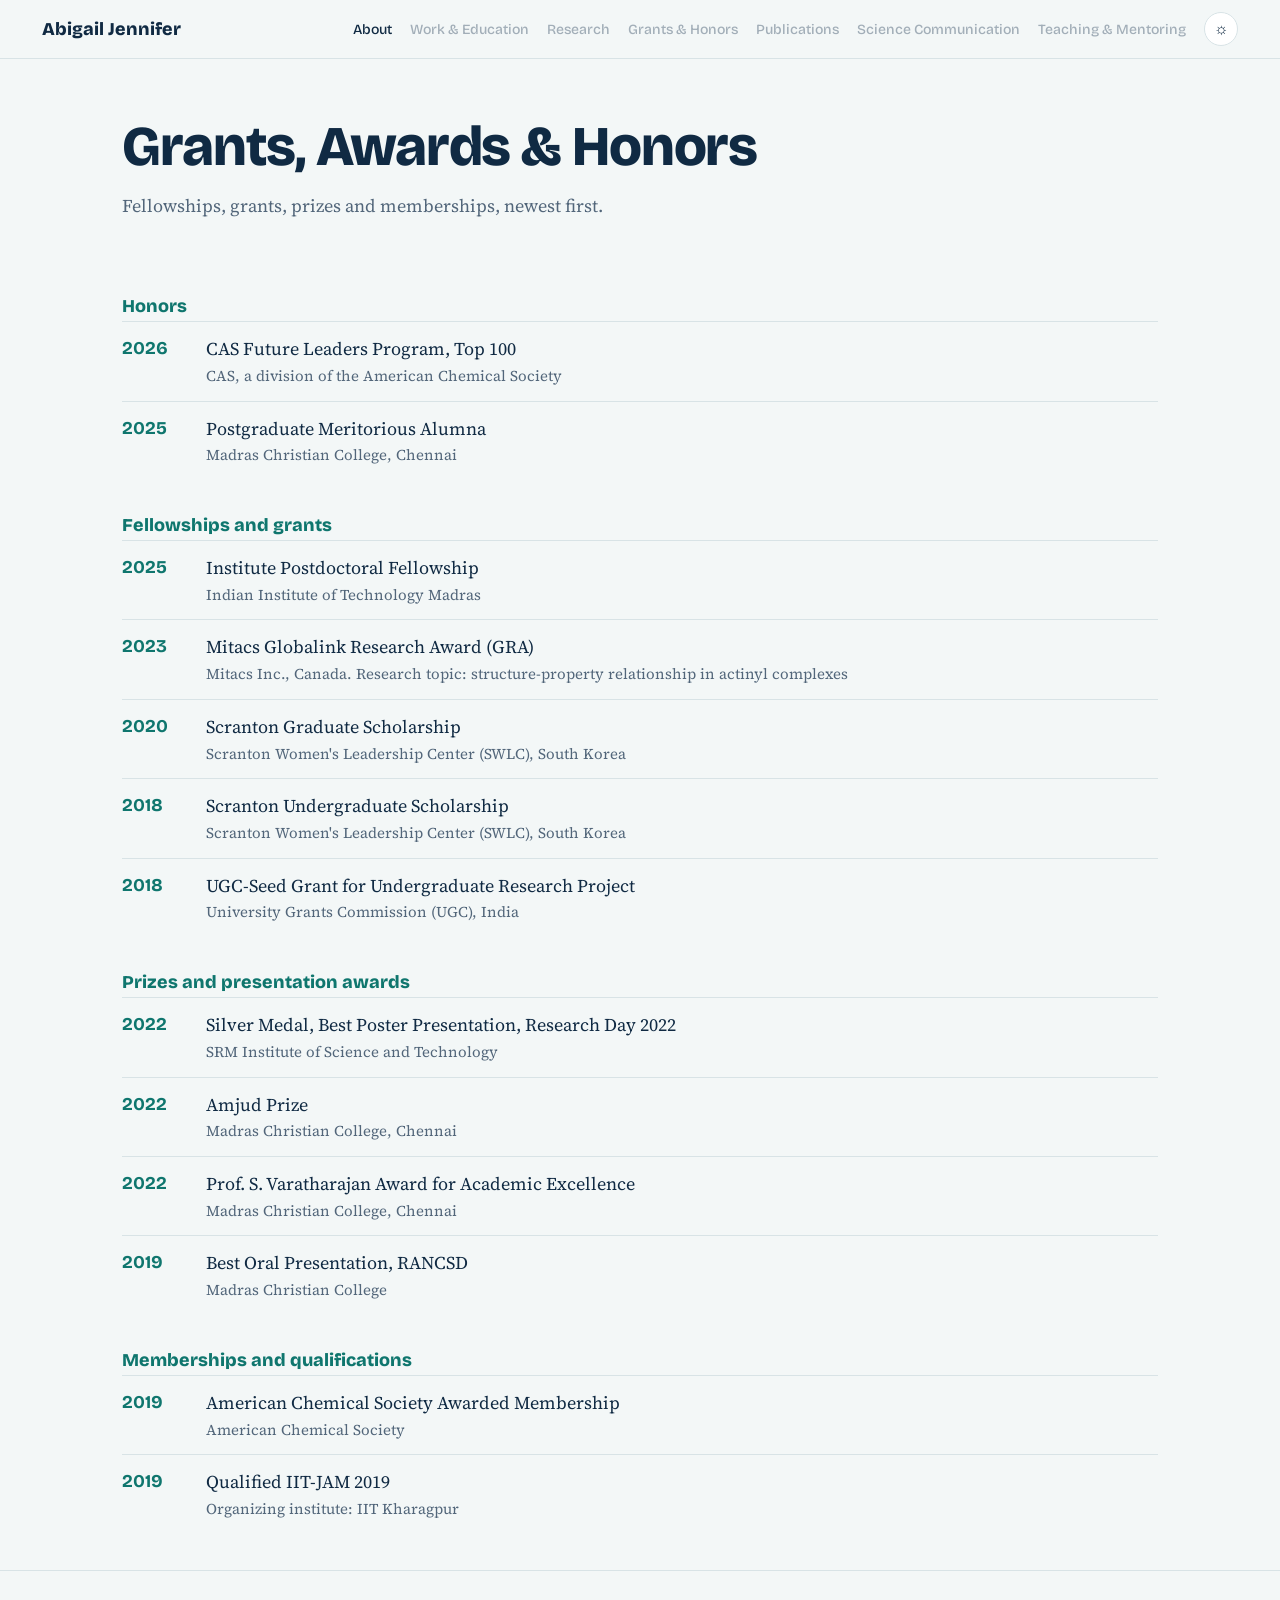
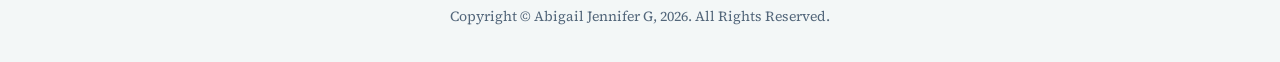
<file: awards.html>
<!DOCTYPE html>
<html lang="en"><head><meta charset="utf-8"><meta name="viewport" content="width=device-width, initial-scale=1">
<title>Grants, Awards & Honors | Abigail Jennifer</title>
<meta name="description" content="Fellowships, grants, awards and honors received by Abigail Jennifer.">
<link rel="icon" href="favicon.ico?v=2" sizes="any">
<link rel="icon" type="image/svg+xml" href="favicon.svg?v=2">
<link rel="apple-touch-icon" href="apple-touch-icon.png?v=2">
<link rel="preconnect" href="https://fonts.googleapis.com">
<link href="https://fonts.googleapis.com/css2?family=Bricolage+Grotesque:wght@500;700;800&family=Source+Serif+4:ital,wght@0,400;0,600;1,400&display=swap" rel="stylesheet">
<link rel="stylesheet" href="style.css"></head>
<body><div id="nav"></div>
<header class="pagehead"><div class="wrap"><h1>Grants, Awards & Honors</h1><p class="lead">Fellowships, grants, prizes and memberships, newest first.</p></div></header>
<section class="s"><div class="wrap" id="al"></div></section>
<div id="foot"></div>
<script src="site.js"></script>
<script>

const A=`Honors|2026|CAS Future Leaders Program, Top 100|CAS, a division of the American Chemical Society
Honors|2025|Postgraduate Meritorious Alumna|Madras Christian College, Chennai
Fellowships and grants|2025|Institute Postdoctoral Fellowship|Indian Institute of Technology Madras
Fellowships and grants|2023|Mitacs Globalink Research Award (GRA)|Mitacs Inc., Canada. Research topic: structure-property relationship in actinyl complexes
Fellowships and grants|2020|Scranton Graduate Scholarship|Scranton Women's Leadership Center (SWLC), South Korea
Fellowships and grants|2018|Scranton Undergraduate Scholarship|Scranton Women's Leadership Center (SWLC), South Korea
Fellowships and grants|2018|UGC-Seed Grant for Undergraduate Research Project|University Grants Commission (UGC), India
Prizes and presentation awards|2022|Silver Medal, Best Poster Presentation, Research Day 2022|SRM Institute of Science and Technology
Prizes and presentation awards|2022|Amjud Prize|Madras Christian College, Chennai
Prizes and presentation awards|2022|Prof. S. Varatharajan Award for Academic Excellence|Madras Christian College, Chennai
Prizes and presentation awards|2019|Best Oral Presentation, RANCSD|Madras Christian College
Memberships and qualifications|2019|American Chemical Society Awarded Membership|American Chemical Society
Memberships and qualifications|2019|Qualified IIT-JAM 2019|Organizing institute: IIT Kharagpur`.split('\n').map(l=>l.split('|'));
let h='',g='';A.forEach(a=>{if(a[0]!==g){g=a[0];h+=`<div class="grp">${g}</div>`}h+=`<div class="aw"><b>${a[1]}</b><div>${a[2]}<span>${a[3]}</span></div></div>`});$('#al').innerHTML=h;
</script>
</body></html>
</file>
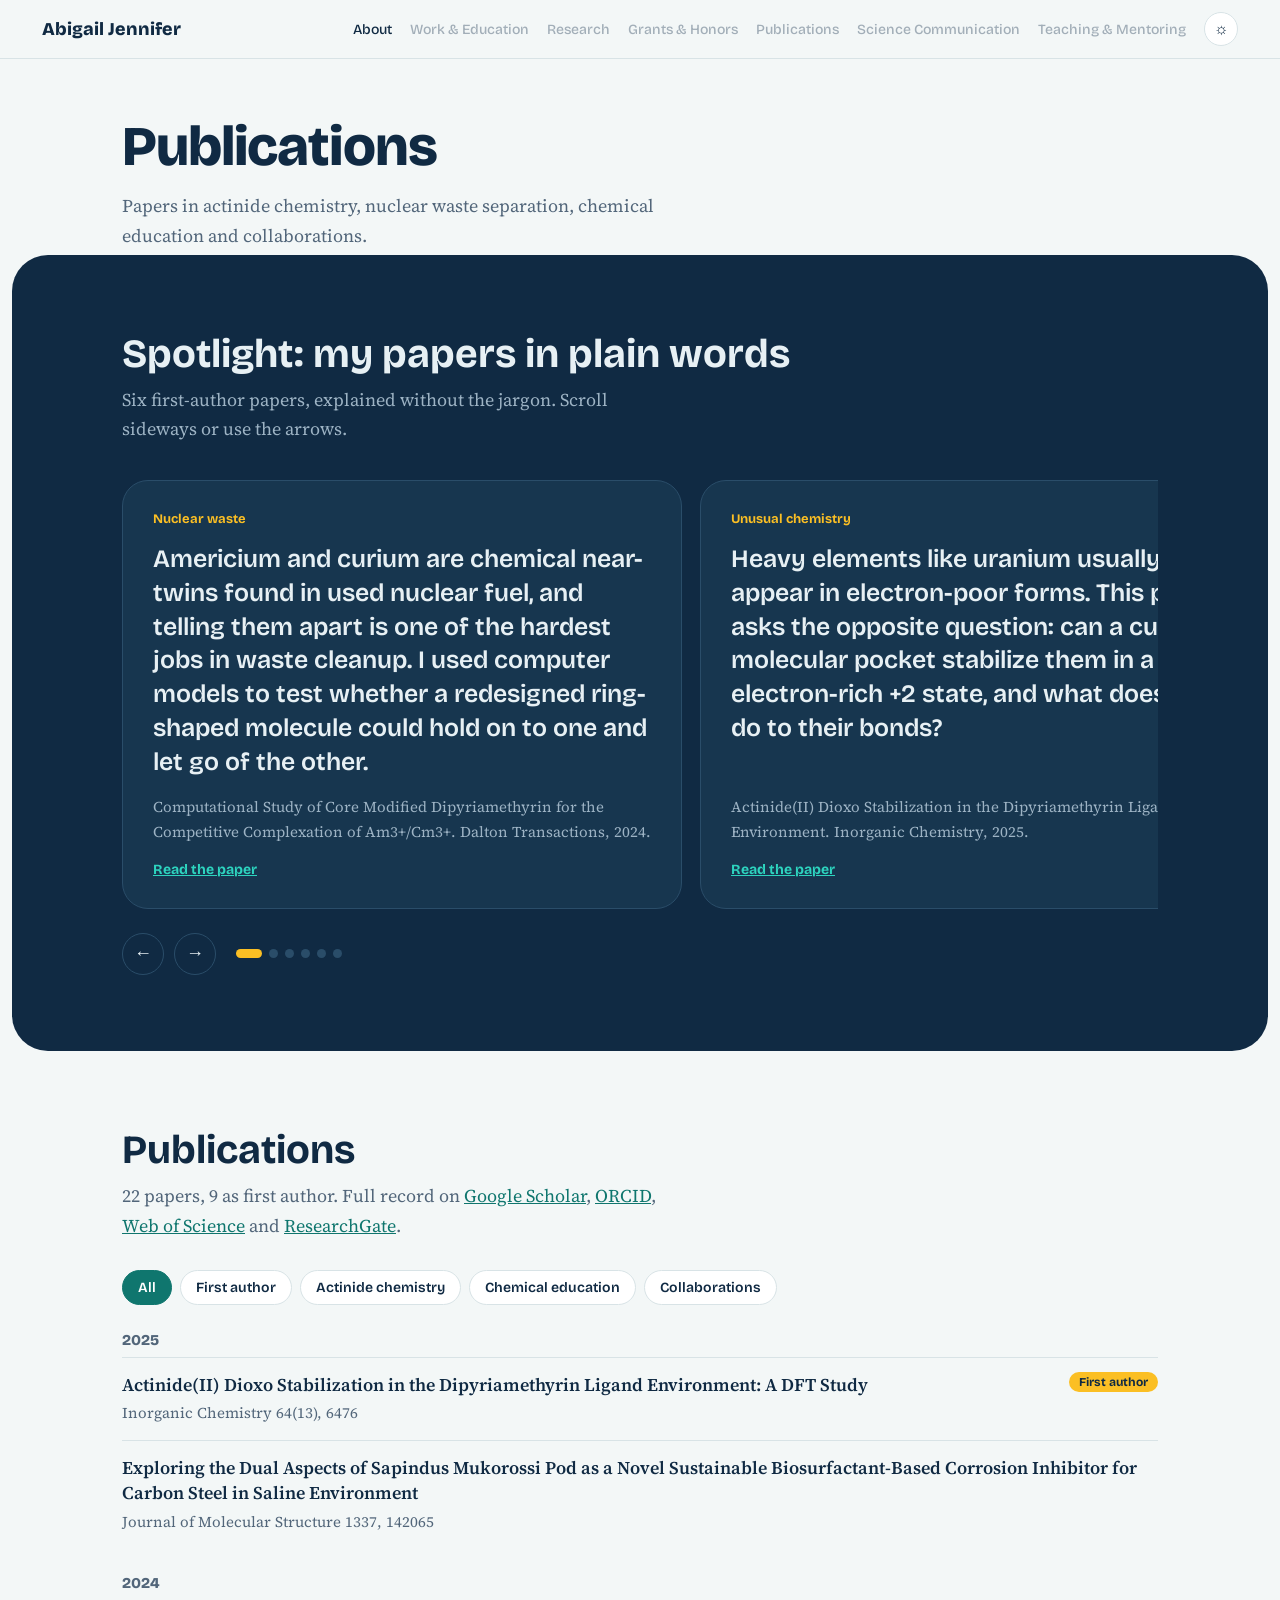
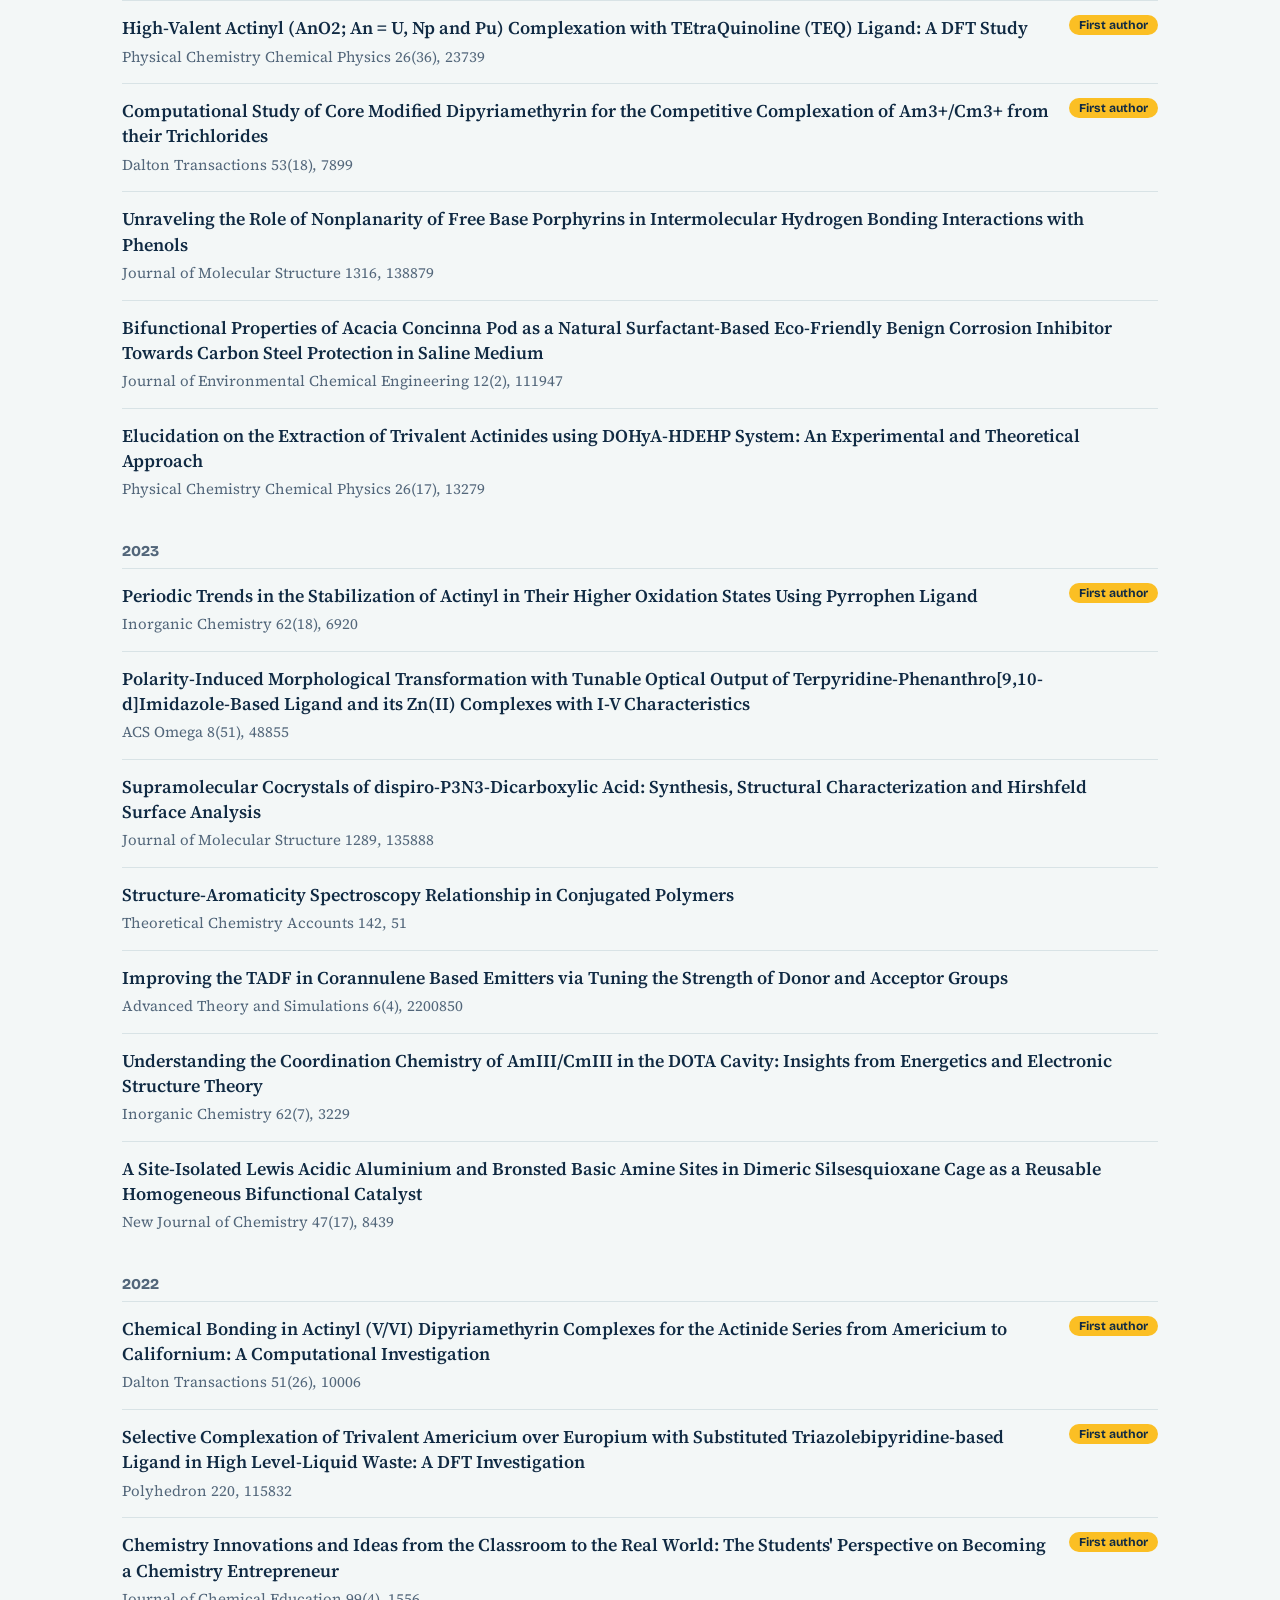
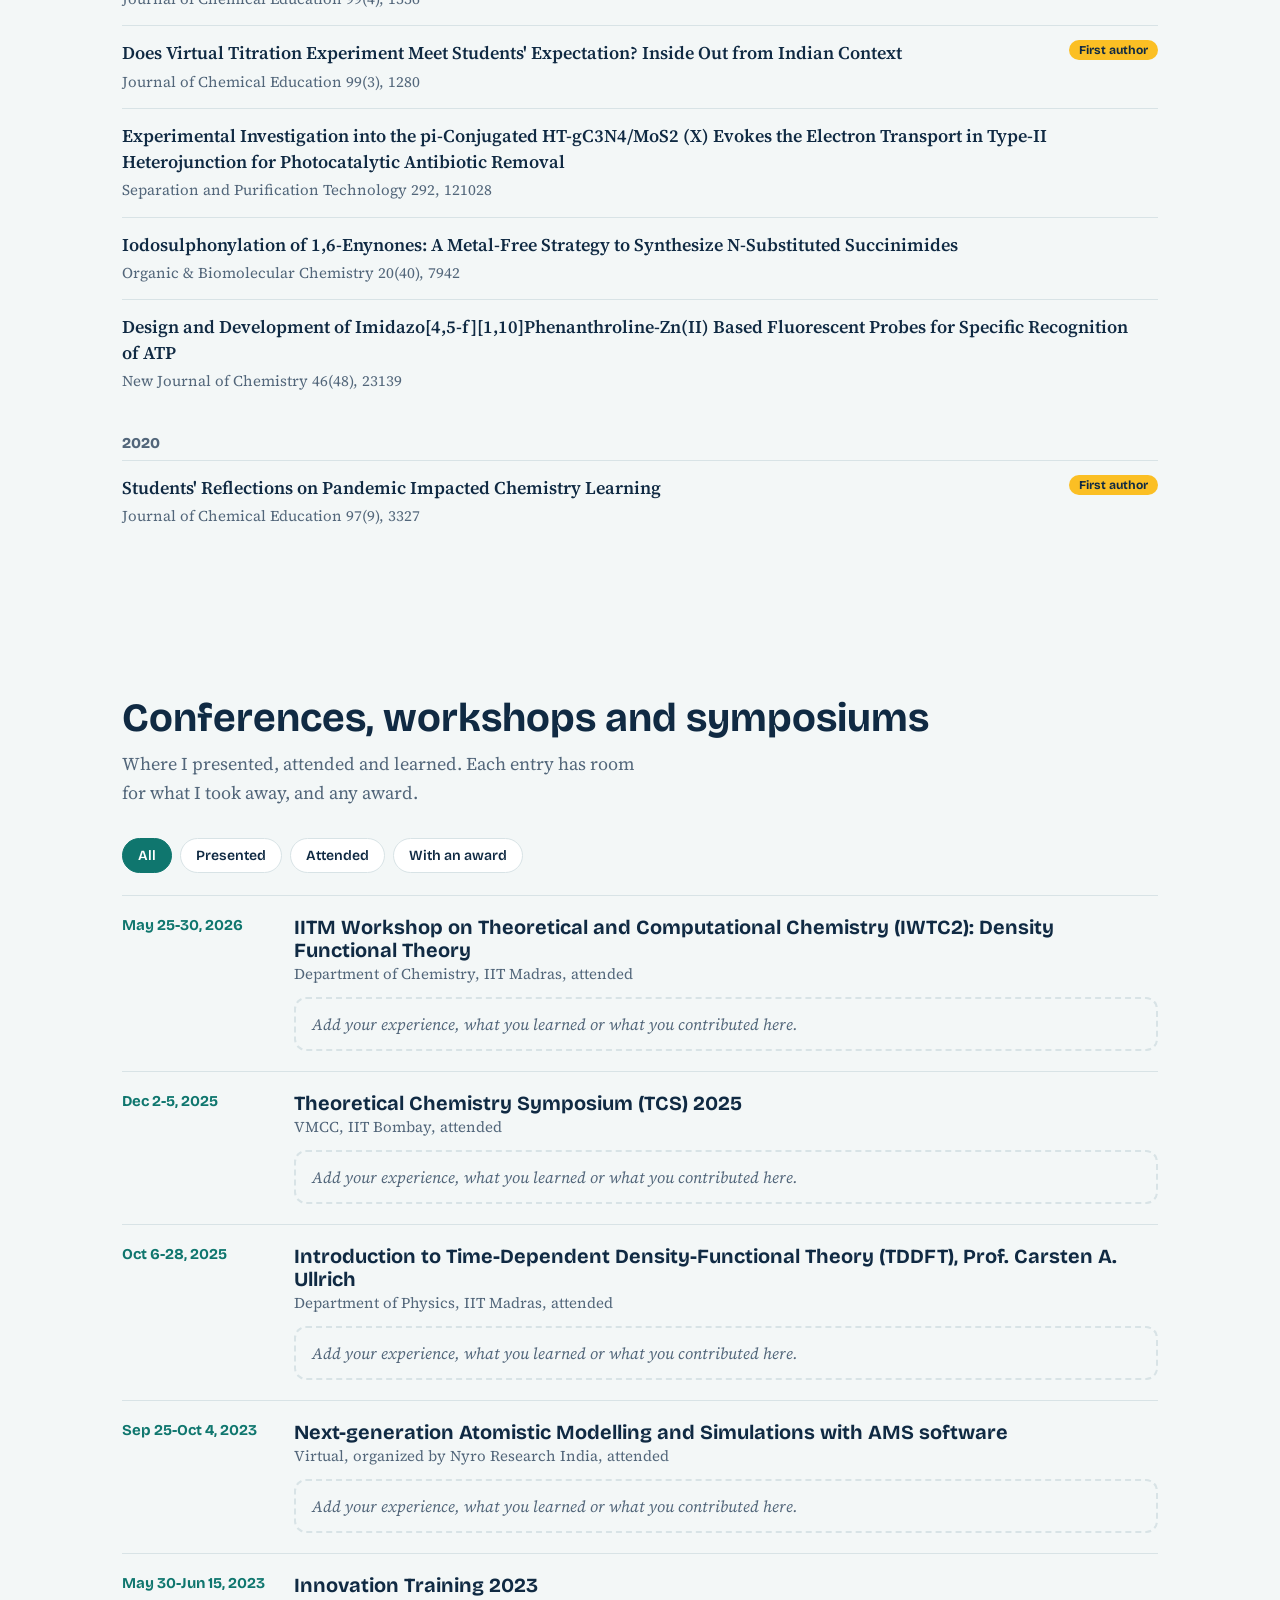
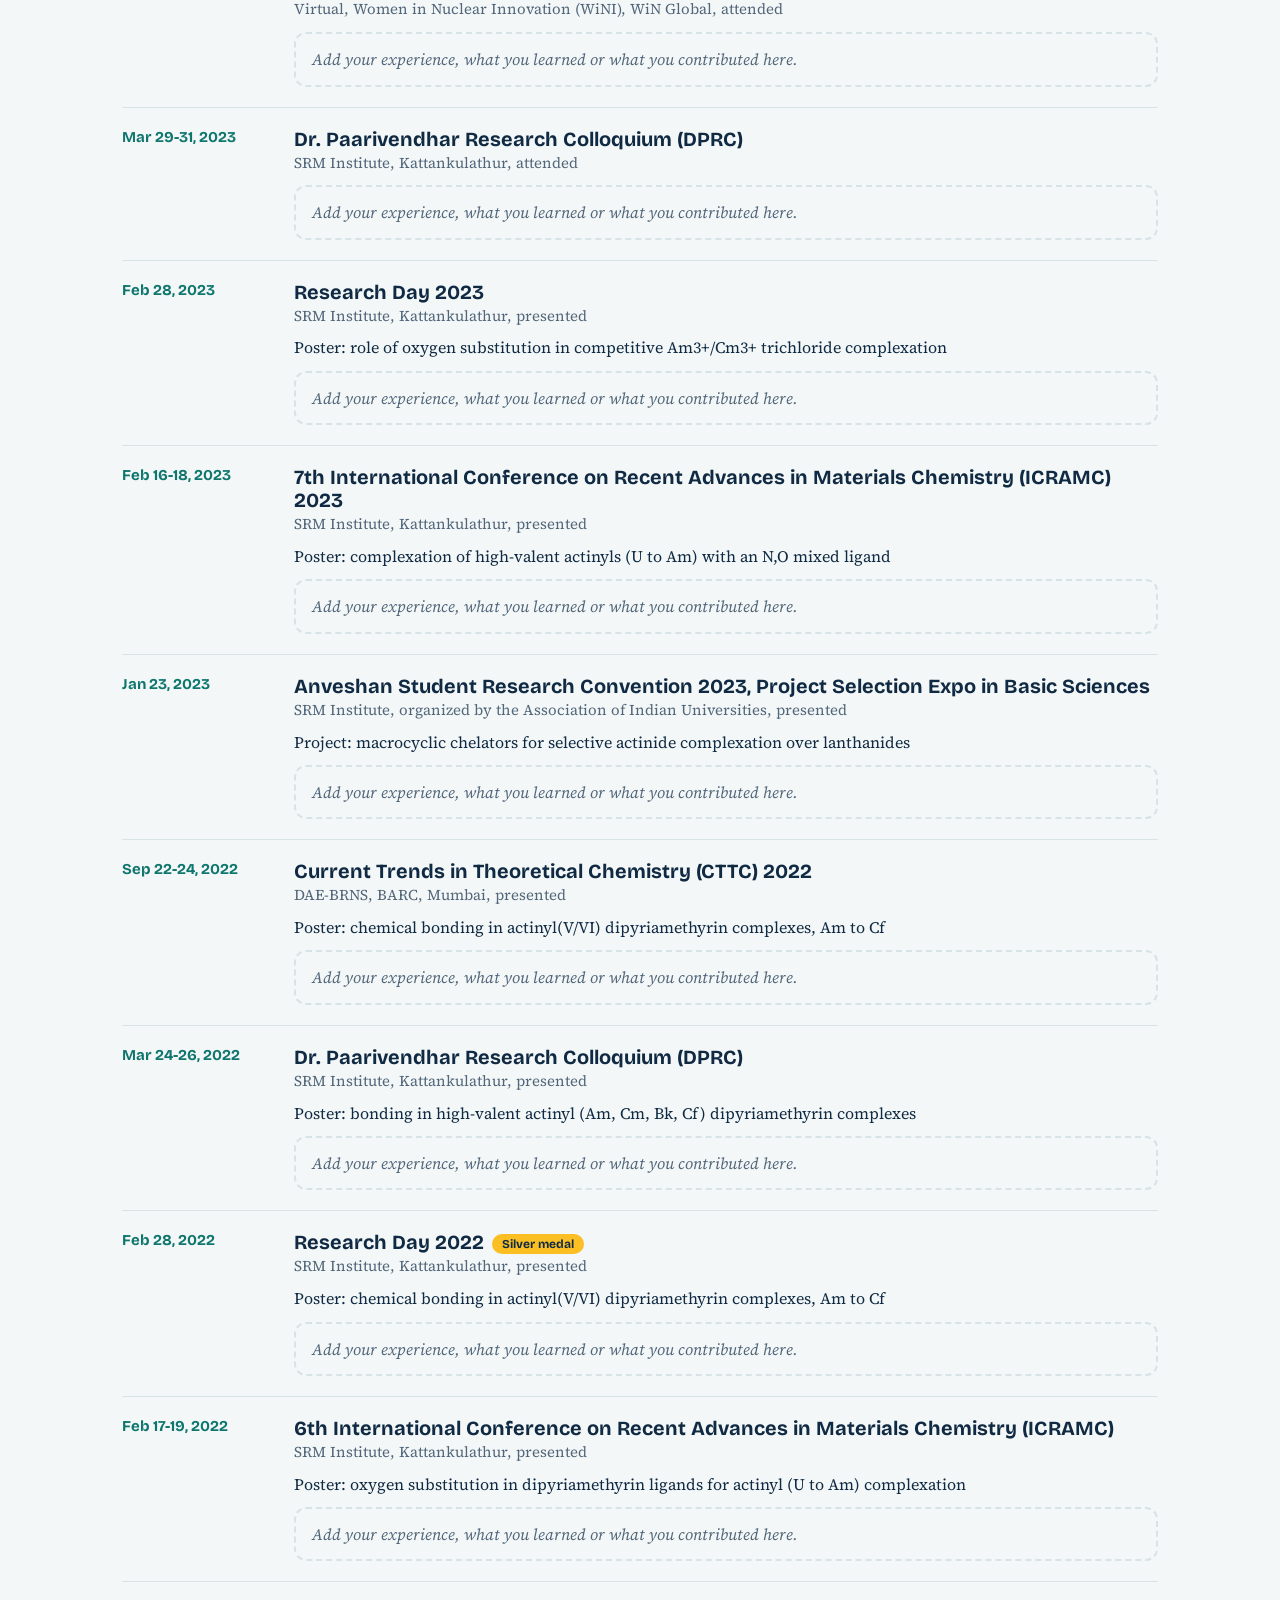
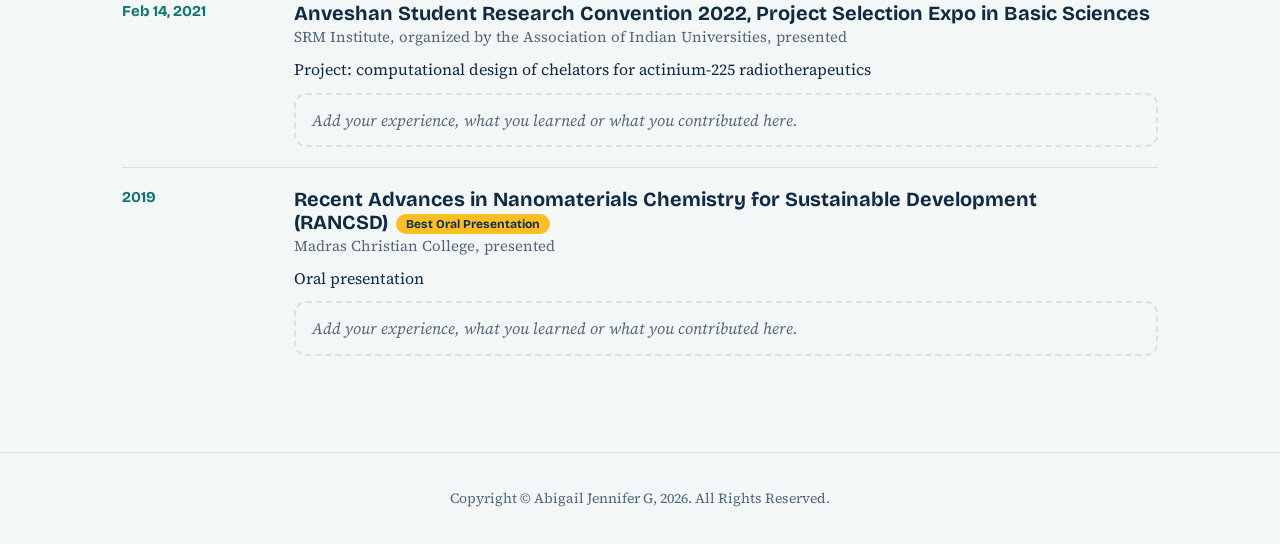
<file: publications.html>
<!DOCTYPE html>
<html lang="en"><head><meta charset="utf-8"><meta name="viewport" content="width=device-width, initial-scale=1">
<title>Publications | Abigail Jennifer</title>
<meta name="description" content="Publications, spotlight summaries and conference record of Abigail Jennifer.">
<link rel="icon" href="favicon.ico?v=2" sizes="any">
<link rel="icon" type="image/svg+xml" href="favicon.svg?v=2">
<link rel="apple-touch-icon" href="apple-touch-icon.png?v=2">
<link rel="preconnect" href="https://fonts.googleapis.com">
<link href="https://fonts.googleapis.com/css2?family=Bricolage+Grotesque:wght@500;700;800&family=Source+Serif+4:ital,wght@0,400;0,600;1,400&display=swap" rel="stylesheet">
<link rel="stylesheet" href="style.css"></head>
<body><div id="nav"></div>
<header class="pagehead"><div class="wrap"><h1>Publications</h1><p class="lead">Papers in actinide chemistry, nuclear waste separation, chemical education and collaborations.</p></div></header>
<section id="spot"><div class="wrap">
<h2>Spotlight: my papers in plain words</h2>
<p class="lead">Six first-author papers, explained without the jargon. Scroll sideways or use the arrows.</p>
<div class="rail" id="rail" tabindex="0" aria-label="Spotlight papers"></div>
<div class="ctl"><button id="prev" aria-label="Previous paper">&#8592;</button><button id="next" aria-label="Next paper">&#8594;</button><div class="dots" id="dots"></div></div>
</div></section>

<section id="pubs"><div class="wrap">
<h2>Publications</h2>
<p class="lead"><span id="count"></span> Full record on <a href="https://scholar.google.com/citations?user=2FKmi5EAAAAJ&hl=en">Google Scholar</a>, <a href="https://orcid.org/0000-0002-5809-1916">ORCID</a>, <a href="https://www.webofscience.com/wos/author/record/AGW-5865-2022">Web of Science</a> and <a href="https://www.researchgate.net/profile/Abigail-Jennifer-G">ResearchGate</a>.</p>
<div class="filters" id="filters" role="group" aria-label="Filter publications"></div>
<div id="list"></div>
</div></section>

<section id="conf"><div class="wrap">
<h2>Conferences, workshops and symposiums</h2>
<p class="lead">Where I presented, attended and learned. Each entry has room for what I took away, and any award.</p>
<div class="filters" id="cf" role="group" aria-label="Filter conferences"></div>
<div id="cl"></div>
</div></section>


<div id="foot"></div>
<script src="site.js"></script>
<script>
const S=[
["Nuclear waste","Americium and curium are chemical near-twins found in used nuclear fuel, and telling them apart is one of the hardest jobs in waste cleanup. I used computer models to test whether a redesigned ring-shaped molecule could hold on to one and let go of the other.","Computational Study of Core Modified Dipyriamethyrin for the Competitive Complexation of Am3+/Cm3+","Dalton Transactions, 2024","10.1039/D4DT00395K"],
["Unusual chemistry","Heavy elements like uranium usually appear in electron-poor forms. This paper asks the opposite question: can a custom molecular pocket stabilize them in a rare, electron-rich +2 state, and what does that do to their bonds?","Actinide(II) Dioxo Stabilization in the Dipyriamethyrin Ligand Environment","Inorganic Chemistry, 2025","10.1021/acs.inorgchem.4c05176"],
["Periodic table trends","Moving across the actinide row, the elements change character. Using one molecule as a fixed test bench, I looked at how each element copes with high oxidation states, to see which patterns hold up.","Periodic Trends in the Stabilization of Actinyl in Their Higher Oxidation States Using Pyrrophen Ligand","Inorganic Chemistry, 2023","10.1021/acs.inorgchem.3c00022"],
["Chemical bonding","How do the bonds between a heavy metal and oxygen change from americium to californium? I looked at the electrons holding them together, which lets us study elements that are far too hazardous and scarce to handle in most labs.","Chemical Bonding in Actinyl (V/VI) Dipyriamethyrin Complexes for the Actinide Series from Americium to Californium","Dalton Transactions, 2022","10.1039/D2DT01142E"],
["Look-alike metals","Americium and europium behave so similarly that separating them from waste is tricky. I modelled a designed molecule to see whether it could pick out americium from the mix.","Selective Complexation of Trivalent Americium over Europium with Substituted Triazolebipyridine-based Ligand in High Level-Liquid Waste","Polyhedron, 2022","10.1016/j.poly.2022.115832"],
["Beyond the molecule","My first paper was not about atoms at all. When classes moved online in 2020, we asked students how chemistry learning actually felt, and listened to what they said.","Students' Reflections on Pandemic Impacted Chemistry Learning","Journal of Chemical Education, 2020","10.1021/acs.jchemed.0c00613"]];
const rail=$('#rail'),dots=$('#dots');
S.forEach((s,i)=>{rail.insertAdjacentHTML('beforeend',`<article class="slide"><span class="tag">${s[0]}</span><q>${s[1]}</q><p>${s[2]}. ${s[3]}.</p><a href="https://doi.org/${s[4]}">Read the paper</a></article>`);dots.insertAdjacentHTML('beforeend','<i></i>')});
const sl=[...rail.children],dt=[...dots.children];
const go=d=>{const w=sl[0].offsetWidth+18;rail.scrollBy({left:d*w,behavior:'smooth'})};
$('#prev').onclick=()=>go(-1);$('#next').onclick=()=>go(1);
const upd=()=>{const i=Math.round(rail.scrollLeft/(sl[0].offsetWidth+18));dt.forEach((d,k)=>d.classList.toggle('on',k===i))};
rail.addEventListener('scroll',upd);upd();
/* publications: year|first author(f)/coauthor(c)|topic A=actinide E=education O=other|title|journal|link */
const D="2025|f|A|Actinide(II) Dioxo Stabilization in the Dipyriamethyrin Ligand Environment: A DFT Study|Inorganic Chemistry 64(13), 6476|10.1021/acs.inorgchem.4c05176\n2025|c|O|Exploring the Dual Aspects of Sapindus Mukorossi Pod as a Novel Sustainable Biosurfactant-Based Corrosion Inhibitor for Carbon Steel in Saline Environment|Journal of Molecular Structure 1337, 142065|https://www.sciencedirect.com/science/article/pii/S0022286025007501\n2024|f|A|High-Valent Actinyl (AnO2; An = U, Np and Pu) Complexation with TEtraQuinoline (TEQ) Ligand: A DFT Study|Physical Chemistry Chemical Physics 26(36), 23739|10.1039/D4CP01539H\n2024|f|A|Computational Study of Core Modified Dipyriamethyrin for the Competitive Complexation of Am3+/Cm3+ from their Trichlorides|Dalton Transactions 53(18), 7899|10.1039/D4DT00395K\n2024|c|O|Unraveling the Role of Nonplanarity of Free Base Porphyrins in Intermolecular Hydrogen Bonding Interactions with Phenols|Journal of Molecular Structure 1316, 138879|10.1016/j.molstruc.2024.138879\n2024|c|O|Bifunctional Properties of Acacia Concinna Pod as a Natural Surfactant-Based Eco-Friendly Benign Corrosion Inhibitor Towards Carbon Steel Protection in Saline Medium|Journal of Environmental Chemical Engineering 12(2), 111947|10.1016/j.jece.2024.111947\n2024|c|A|Elucidation on the Extraction of Trivalent Actinides using DOHyA-HDEHP System: An Experimental and Theoretical Approach|Physical Chemistry Chemical Physics 26(17), 13279|10.1039/D4CP01012D\n2023|f|A|Periodic Trends in the Stabilization of Actinyl in Their Higher Oxidation States Using Pyrrophen Ligand|Inorganic Chemistry 62(18), 6920|10.1021/acs.inorgchem.3c00022\n2023|c|O|Polarity-Induced Morphological Transformation with Tunable Optical Output of Terpyridine-Phenanthro[9,10-d]Imidazole-Based Ligand and its Zn(II) Complexes with I-V Characteristics|ACS Omega 8(51), 48855|10.1021/acsomega.3c06283\n2023|c|O|Supramolecular Cocrystals of dispiro-P3N3-Dicarboxylic Acid: Synthesis, Structural Characterization and Hirshfeld Surface Analysis|Journal of Molecular Structure 1289, 135888|10.1016/j.molstruc.2023.135888\n2023|c|O|Structure-Aromaticity Spectroscopy Relationship in Conjugated Polymers|Theoretical Chemistry Accounts 142, 51|10.1007/s00214-023-02989-8\n2023|c|O|Improving the TADF in Corannulene Based Emitters via Tuning the Strength of Donor and Acceptor Groups|Advanced Theory and Simulations 6(4), 2200850|10.1002/adts.202200850\n2023|c|A|Understanding the Coordination Chemistry of AmIII/CmIII in the DOTA Cavity: Insights from Energetics and Electronic Structure Theory|Inorganic Chemistry 62(7), 3229|10.1021/acs.inorgchem.2c04235\n2023|c|O|A Site-Isolated Lewis Acidic Aluminium and Bronsted Basic Amine Sites in Dimeric Silsesquioxane Cage as a Reusable Homogeneous Bifunctional Catalyst|New Journal of Chemistry 47(17), 8439|10.1039/D3NJ00276D\n2022|f|A|Chemical Bonding in Actinyl (V/VI) Dipyriamethyrin Complexes for the Actinide Series from Americium to Californium: A Computational Investigation|Dalton Transactions 51(26), 10006|10.1039/D2DT01142E\n2022|f|A|Selective Complexation of Trivalent Americium over Europium with Substituted Triazolebipyridine-based Ligand in High Level-Liquid Waste: A DFT Investigation|Polyhedron 220, 115832|10.1016/j.poly.2022.115832\n2022|f|E|Chemistry Innovations and Ideas from the Classroom to the Real World: The Students' Perspective on Becoming a Chemistry Entrepreneur|Journal of Chemical Education 99(4), 1556|10.1021/acs.jchemed.1c00133\n2022|f|E|Does Virtual Titration Experiment Meet Students' Expectation? Inside Out from Indian Context|Journal of Chemical Education 99(3), 1280|10.1021/acs.jchemed.1c01034\n2022|c|O|Experimental Investigation into the pi-Conjugated HT-gC3N4/MoS2 (X) Evokes the Electron Transport in Type-II Heterojunction for Photocatalytic Antibiotic Removal|Separation and Purification Technology 292, 121028|10.1016/j.seppur.2022.121028\n2022|c|O|Iodosulphonylation of 1,6-Enynones: A Metal-Free Strategy to Synthesize N-Substituted Succinimides|Organic & Biomolecular Chemistry 20(40), 7942|10.1039/D2OB01277D\n2022|c|O|Design and Development of Imidazo[4,5-f][1,10]Phenanthroline-Zn(II) Based Fluorescent Probes for Specific Recognition of ATP|New Journal of Chemistry 46(48), 23139|10.1039/D2NJ04704G\n2020|f|E|Students' Reflections on Pandemic Impacted Chemistry Learning|Journal of Chemical Education 97(9), 3327|10.1021/acs.jchemed.0c00613";
const P=D.split('\n').map(l=>{const a=l.split('|');return{y:a[0],f:a[1]==='f',t:a[2],ti:a[3],j:a[4],u:a[5].startsWith('http')?a[5]:'https://doi.org/'+a[5]}});
const F=[['All',()=>1],['First author',p=>p.f],['Actinide chemistry',p=>p.t==='A'],['Chemical education',p=>p.t==='E'],['Collaborations',p=>!p.f]];
$('#count').textContent=`${P.length} papers, ${P.filter(p=>p.f).length} as first author.`;
const fb=$('#filters'),list=$('#list');
function draw(k){fb.innerHTML='';F.forEach((f,i)=>{const b=document.createElement('button');b.textContent=f[0];b.setAttribute('aria-pressed',i===k);b.onclick=()=>draw(i);fb.append(b)});
let h='',y='';P.filter(F[k][1]).sort((a,b)=>b.y-a.y).forEach(p=>{if(p.y!==y){y=p.y;h+=`<div class="yr">${y}</div>`}h+=`<div class="pub"><a class="t" href="${p.u}">${p.ti}</a>${p.f?'<span class="badge">First author</span>':'<span></span>'}<span class="j">${p.j}</span></div>`});list.innerHTML=h}
draw(0);


/* conference: date|name|place|P(resented) or A(ttended)|what I contributed|award|my experience and learning (write between the last bars) */
const C=`May 25-30, 2026|IITM Workshop on Theoretical and Computational Chemistry (IWTC2): Density Functional Theory|Department of Chemistry, IIT Madras|A|||
Dec 2-5, 2025|Theoretical Chemistry Symposium (TCS) 2025|VMCC, IIT Bombay|A|||
Oct 6-28, 2025|Introduction to Time-Dependent Density-Functional Theory (TDDFT), Prof. Carsten A. Ullrich|Department of Physics, IIT Madras|A|||
Sep 25-Oct 4, 2023|Next-generation Atomistic Modelling and Simulations with AMS software|Virtual, organized by Nyro Research India|A|||
May 30-Jun 15, 2023|Innovation Training 2023|Virtual, Women in Nuclear Innovation (WiNI), WiN Global|A|||
Mar 29-31, 2023|Dr. Paarivendhar Research Colloquium (DPRC)|SRM Institute, Kattankulathur|A|||
Feb 28, 2023|Research Day 2023|SRM Institute, Kattankulathur|P|Poster: role of oxygen substitution in competitive Am3+/Cm3+ trichloride complexation||
Feb 16-18, 2023|7th International Conference on Recent Advances in Materials Chemistry (ICRAMC) 2023|SRM Institute, Kattankulathur|P|Poster: complexation of high-valent actinyls (U to Am) with an N,O mixed ligand||
Jan 23, 2023|Anveshan Student Research Convention 2023, Project Selection Expo in Basic Sciences|SRM Institute, organized by the Association of Indian Universities|P|Project: macrocyclic chelators for selective actinide complexation over lanthanides||
Sep 22-24, 2022|Current Trends in Theoretical Chemistry (CTTC) 2022|DAE-BRNS, BARC, Mumbai|P|Poster: chemical bonding in actinyl(V/VI) dipyriamethyrin complexes, Am to Cf||
Mar 24-26, 2022|Dr. Paarivendhar Research Colloquium (DPRC)|SRM Institute, Kattankulathur|P|Poster: bonding in high-valent actinyl (Am, Cm, Bk, Cf) dipyriamethyrin complexes||
Feb 28, 2022|Research Day 2022|SRM Institute, Kattankulathur|P|Poster: chemical bonding in actinyl(V/VI) dipyriamethyrin complexes, Am to Cf|Silver medal|
Feb 17-19, 2022|6th International Conference on Recent Advances in Materials Chemistry (ICRAMC)|SRM Institute, Kattankulathur|P|Poster: oxygen substitution in dipyriamethyrin ligands for actinyl (U to Am) complexation||
Feb 14, 2021|Anveshan Student Research Convention 2022, Project Selection Expo in Basic Sciences|SRM Institute, organized by the Association of Indian Universities|P|Project: computational design of chelators for actinium-225 radiotherapeutics||
2019|Recent Advances in Nanomaterials Chemistry for Sustainable Development (RANCSD)|Madras Christian College|P|Oral presentation|Best Oral Presentation|`.split('\n').map(l=>{const a=l.split('|');return{d:a[0],n:a[1],l:a[2],r:a[3],c:a[4],w:a[5],x:a[6]}});
const CF=[['All',()=>1],['Presented',c=>c.r==='P'],['Attended',c=>c.r==='A'],['With an award',c=>c.w]];
function drawC(k){const b=$('#cf');b.innerHTML='';CF.forEach((f,i)=>{const e=document.createElement('button');e.textContent=f[0];e.setAttribute('aria-pressed',i===k);e.onclick=()=>drawC(i);b.append(e)});
$('#cl').innerHTML=C.filter(CF[k][1]).map(c=>`<div class="conf"><div class="d">${c.d}</div><div><h3>${c.n}${c.w?`<span class="badge w">${c.w}</span>`:''}</h3><div class="m">${c.l}, ${c.r==='P'?'presented':'attended'}</div>${c.c?`<p class="c">${c.c}</p>`:''}${c.x?`<div class="note">${c.x}</div>`:SHOW_PLACEHOLDERS?'<div class="note ph">Add your experience, what you learned or what you contributed here.</div>':''}</div></div>`).join('')}
drawC(0);

</script>
</body></html>
</file>
<file: style.css>
:root{--ink:#102a43;--bg:#f3f7f7;--card:#fff;--mut:#52667a;--line:#d8e3e6;--teal:#0f766e;--glow:#2dd4bf;--amber:#fbbf24;--r:18px;
--h:'Bricolage Grotesque','Segoe UI',system-ui,sans-serif;--b:'Source Serif 4',Georgia,serif}
:root[data-theme=dark]{--ink:#e7f0f4;--bg:#0b1c2c;--card:#122a40;--mut:#9db3c4;--line:#23415a;--teal:#2dd4bf}
*{box-sizing:border-box}html{scroll-behavior:smooth;scroll-padding-top:70px}
body{margin:0;background:var(--bg);color:var(--ink);font:18px/1.65 var(--b)}
h1,h2,h3,h4{font-family:var(--h);line-height:1.15;margin:0}
a{color:var(--teal)}img{max-width:100%}
.wrap{max-width:1080px;margin:0 auto;padding:0 22px}
section{padding:76px 0}
h2{font-size:clamp(28px,4vw,40px);margin-bottom:8px}
.lead{color:var(--mut);max-width:60ch;margin:0 0 30px}
nav{position:sticky;top:0;z-index:9;background:color-mix(in srgb,var(--bg) 88%,transparent);backdrop-filter:blur(10px);border-bottom:1px solid var(--line)}
nav .wrap{display:flex;align-items:center;gap:18px;height:58px}
nav b{font:800 18px var(--h);margin-right:auto;white-space:nowrap}
nav a{font:500 15px var(--h);color:var(--ink);text-decoration:none;white-space:nowrap}
nav a:hover{color:var(--teal)}
.links{display:flex;gap:18px;overflow-x:auto;scrollbar-width:none}
#th{border:1px solid var(--line);background:var(--card);color:var(--ink);border-radius:99px;width:34px;height:34px;cursor:pointer;font-size:16px}
:focus-visible{outline:3px solid var(--glow);outline-offset:3px}
/* hero */
.hero{padding:70px 0 40px}
.hero .wrap{display:grid;grid-template-columns:1.2fr .8fr;gap:50px;align-items:center}
.hero h1{font-size:clamp(40px,6.2vw,72px);font-weight:800;letter-spacing:-.02em}
.hero .role{font:600 20px var(--h);color:var(--teal);margin:14px 0 18px}
.btns{display:flex;gap:12px;flex-wrap:wrap;margin-top:24px}
.btn{font:700 15px var(--h);padding:12px 20px;border-radius:99px;text-decoration:none;border:2px solid var(--ink);color:var(--ink)}
.btn.p{background:var(--ink);color:var(--bg)}
.chips{display:flex;gap:8px;flex-wrap:wrap;margin-top:22px}
.chip{font:600 13px var(--h);border:1px solid var(--line);background:var(--card);padding:5px 12px;border-radius:99px;color:var(--mut)}
.photo{position:relative;aspect-ratio:1;max-width:380px;margin:auto;width:100%}
.photo .orb{position:absolute;inset:-9%;border:2px solid var(--glow);border-radius:50%;opacity:.55;animation:spin 26s linear infinite}
.photo .orb:nth-child(2){transform:rotate(60deg) scaleY(.45);animation:none;border-color:var(--amber)}
.photo .orb:nth-child(1){transform:rotate(-60deg) scaleY(.45);animation:none}
.photo .orb.o3{inset:-3%;border-style:dashed;opacity:.35;animation:spin 40s linear infinite reverse}
@keyframes spin{to{transform:rotate(360deg)}}
.frame{position:absolute;inset:0;border-radius:50%;overflow:hidden;background:linear-gradient(135deg,var(--teal),var(--ink));display:grid;place-items:center;color:#fff;font:800 90px var(--h);border:6px solid var(--card)}
.frame img{position:absolute;inset:0;width:100%;height:100%;object-fit:cover}
/* about */
.two{display:grid;grid-template-columns:1fr 1fr;gap:44px}
.tl{border-left:3px solid var(--line);padding-left:22px;display:grid;gap:22px}
.tl div{position:relative}
.tl div:before{content:"";position:absolute;left:-30px;top:8px;width:13px;height:13px;border-radius:50%;background:var(--teal)}
.tl h4{font-size:19px}.tl small,.sm{color:var(--mut);font-size:15px;display:block}
.tl p{margin:4px 0 0;font-size:16px}
/* cards */
.grid{display:grid;grid-template-columns:repeat(auto-fit,minmax(230px,1fr));gap:16px}
.card{background:var(--card);border:1px solid var(--line);border-radius:var(--r);padding:22px}
.card h3{font-size:20px;margin-bottom:6px}.card p{margin:0;font-size:16px;color:var(--mut)}
/* spotlight */
#spot{background:var(--ink);color:#e7f0f4;border-radius:36px;margin:0 12px}
:root[data-theme=dark] #spot{background:#07131f}
#spot .lead{color:#9db3c4}
.rail{display:flex;gap:18px;overflow-x:auto;scroll-snap-type:x mandatory;padding:6px 2px 18px;scrollbar-width:none}
.slide{flex:0 0 min(560px,86%);scroll-snap-align:start;background:#17364f;border:1px solid #2a4d69;border-radius:26px;padding:30px;display:flex;flex-direction:column;gap:16px}
.slide .tag{font:700 13px var(--h);color:var(--amber)}
.slide q{font:600 clamp(20px,2.4vw,25px)/1.35 var(--h);quotes:none}
.slide p{margin:0;font-size:15px;color:#9db3c4;margin-top:auto}
.slide a{color:var(--glow);font:700 14px var(--h)}
.ctl{display:flex;align-items:center;gap:10px;margin-top:6px}
.ctl button{width:42px;height:42px;border-radius:50%;border:1px solid #2a4d69;background:transparent;color:#e7f0f4;font-size:18px;cursor:pointer}
.ctl button:hover{background:var(--glow);color:#102a43}
.dots{display:flex;gap:7px;margin-left:10px}.dots i{width:9px;height:9px;border-radius:50%;background:#2a4d69;display:block}.dots i.on{background:var(--amber);width:26px;border-radius:9px}
/* pubs */
.filters{display:flex;gap:8px;flex-wrap:wrap;margin-bottom:22px}
.filters button{font:600 14px var(--h);border:1px solid var(--line);background:var(--card);color:var(--ink);padding:8px 15px;border-radius:99px;cursor:pointer}
.filters button[aria-pressed=true]{background:var(--teal);color:#fff;border-color:var(--teal)}
.yr{font:800 15px var(--h);color:var(--mut);margin:26px 0 8px}
.pub{display:grid;grid-template-columns:1fr auto;gap:4px 16px;padding:14px 0;border-top:1px solid var(--line)}
.pub a.t{font-weight:600;text-decoration:none;color:var(--ink);line-height:1.4}.pub a.t:hover{color:var(--teal)}
.pub .j{font-size:15px;color:var(--mut);grid-column:1}
.badge{font:700 12px var(--h);background:var(--amber);color:#102a43;padding:3px 10px;border-radius:99px;align-self:start;white-space:nowrap}
/* awards, talks */
.aw{display:grid;grid-template-columns:70px 1fr;gap:4px 14px;padding:12px 0;border-top:1px solid var(--line)}
.aw b{font-family:var(--h);color:var(--teal)}.aw span{display:block;color:var(--mut);font-size:15px}
.contact a.big{font:700 clamp(20px,3.4vw,34px) var(--h);word-break:break-all}
.news{border-block:1px solid var(--line);background:var(--card)}
.news .wrap{display:flex;align-items:center;gap:16px;padding-block:11px}
.news b{font:800 14px var(--h);background:var(--amber);color:#102a43;padding:4px 12px;border-radius:99px;flex:none}
.mq{overflow:hidden;flex:1;-webkit-mask-image:linear-gradient(90deg,transparent,#000 4%,#000 96%,transparent);mask-image:linear-gradient(90deg,transparent,#000 4%,#000 96%,transparent)}
.mq div{display:flex;gap:44px;width:max-content;animation:mq 50s linear infinite}
.mq:hover div,.mq:focus-within div{animation-play-state:paused}
.mq span{white-space:nowrap;font-size:15px}.mq i{font:700 13px var(--h);color:var(--teal);font-style:normal;margin-right:8px}
@keyframes mq{to{transform:translateX(-50%)}}
.card .how{font:600 13px var(--h);margin-top:12px;color:var(--teal)}
.conf{border-top:1px solid var(--line);padding:20px 0;display:grid;grid-template-columns:150px 1fr;gap:6px 22px}
.conf .d{font:700 15px var(--h);color:var(--teal)}.conf h3{font-size:20px}
.conf .m{color:var(--mut);font-size:15px}.conf .c{margin:6px 0 0;font-size:16px}
.note{margin-top:10px;padding:12px 16px;border-left:3px solid var(--glow);background:var(--card);border-radius:0 12px 12px 0;font-size:16px}
.note.ph{border:2px dashed var(--line);color:var(--mut);font-style:italic;background:transparent;border-radius:12px}
.badge.w{margin-left:8px;vertical-align:middle}
.sc{display:grid;grid-template-columns:repeat(auto-fit,minmax(300px,1fr));gap:16px}
.card a.go{display:inline-block;margin-top:12px;font:700 14px var(--h)}
footer{
  border-top: 1px solid var(--line);
  padding: 34px 0;
  text-align: center;
  color: var(--mut);
  font-size: 14px;
}
@media(max-width:800px){.conf{grid-template-columns:1fr}.hero .wrap,.two{grid-template-columns:1fr}.photo{max-width:280px;order:-1}section{padding:56px 0}nav b{display:none}}
@media(prefers-reduced-motion:reduce){.mq{overflow-x:auto}*{animation:none!important;scroll-behavior:auto!important}}

nav .wrap{max-width:1240px}.links{min-width:0}nav a{font-size:14px}nav b a{font:800 18px var(--h)}
nav a.on{color:var(--teal);box-shadow:0 2px 0 var(--teal)}
.pagehead{padding:56px 0 4px}.pagehead h1{font-size:clamp(34px,5vw,56px);font-weight:800;letter-spacing:-.02em}
.pagehead .lead{margin:12px 0 0}
section.s{padding:36px 0}
details{background:var(--card);border:1px solid var(--line);border-radius:var(--r);margin-bottom:12px;padding:0 22px}
summary{cursor:pointer;padding:18px 0;list-style:none;display:flex;justify-content:space-between;gap:16px;align-items:flex-start}
summary::-webkit-details-marker{display:none}summary:after{content:"+";font:700 24px/1 var(--h);color:var(--teal)}
details[open] summary:after{content:"\2212"}
summary h3{font-size:20px}summary small{display:block;color:var(--mut);font-size:15px;margin-top:3px}
details .bd{border-top:1px solid var(--line);padding:14px 0 18px;font-size:16px}
details ul{margin:6px 0 0;padding-left:20px}details li{margin:4px 0}
.ga{position:relative;aspect-ratio:16/9;border-radius:14px;background:var(--bg);overflow:hidden;margin-bottom:16px;border:1px solid var(--line)}
.ga svg,.ga img{position:absolute;inset:0;width:100%;height:100%}.ga img{object-fit:contain;background:var(--card)}
.tags{display:flex;flex-wrap:wrap;gap:6px;margin-top:14px}
.tl2{font:700 13px var(--h);color:var(--mut);margin:14px 0 4px}
.lu{font:600 14px var(--h);color:var(--mut);margin-top:18px}
.fg{display:grid;gap:12px}
.fg input,.fg textarea{width:100%;font:16px var(--b);padding:12px 14px;border:1px solid var(--line);border-radius:12px;background:var(--card);color:var(--ink)}
.fg label{font:600 14px var(--h)}
.grp{font:800 18px var(--h);margin:34px 0 4px;color:var(--teal)}
.hero{position:relative;overflow:hidden}
.hero #bg{position:absolute;inset:0;width:100%;height:100%;z-index:0;pointer-events:none;-webkit-mask-image:linear-gradient(180deg,#000 70%,transparent);mask-image:linear-gradient(180deg,#000 70%,transparent)}
.hero .wrap{position:relative;z-index:1}

.hero.c{padding:56px 0 30px}.hero.c .wrap{display:block;max-width:760px;text-align:center}
.hero.c .photo{max-width:230px;margin:0 auto 34px}
.hero.c .frame{font-size:64px}
.hero.c .role{font-size:clamp(17px,2.4vw,22px)}
.hero.c .wr {
  text-align: justify;
  margin-top: 26px;
}

.hero.c .wr p {
  text-align: justify;
  text-justify: inter-word;
  hyphens: auto;
}

/* Use left alignment on small screens */
@media (max-width: 600px) {
  .hero.c .wr p {
    text-align: left;
  }
}
.hero.c .btns{justify-content:center}
#dock{position:fixed;top:72px;right:16px;z-index:8;width:54px;height:54px;border-radius:50%;overflow:hidden;border:3px solid var(--card);box-shadow:0 8px 20px -8px rgba(0,0,0,.5);background:linear-gradient(135deg,var(--teal),var(--ink));color:#fff;font:800 18px/48px var(--h);text-align:center;text-decoration:none;opacity:0;transform:translateY(-10px) scale(.9);pointer-events:none;transition:.3s}
#dock.on{opacity:1;transform:none;pointer-events:auto}
#dock img{position:absolute;inset:0;width:100%;height:100%;object-fit:cover}
.board{display:grid;grid-template-columns:repeat(auto-fill,minmax(250px,1fr));gap:22px;margin-top:20px}
.pin{position:relative;background:var(--card);border:1px solid var(--line);border-radius:var(--r);padding:22px 20px 20px;box-shadow:0 8px 20px -12px rgba(16,42,67,.4)}
.pin:before{content:"";position:absolute;top:-6px;left:50%;width:12px;height:12px;margin-left:-6px;border-radius:50%;background:var(--amber);box-shadow:0 1px 3px rgba(0,0,0,.35);z-index:2}
.pin img{display:block;width:calc(100% + 40px);margin:-22px -20px 14px;aspect-ratio:16/9;object-fit:cover;border-radius:var(--r) var(--r) 0 0}
.pin time{font:700 13px var(--h);color:var(--teal)}.pin p{margin:6px 0 0;font-size:16px}.pin a{font:700 14px var(--h)}
.soc{display:flex;gap:12px;margin-top:24px}
.soc a{width:46px;height:46px;border-radius:50%;display:grid;place-items:center;border:1px solid var(--line);background:var(--card);color:var(--ink);transition:.2s}
.soc a:hover{background:var(--teal);color:#fff;border-color:var(--teal)}.soc svg{width:21px;height:21px;fill:currentColor}
#info{position:fixed;right:18px;bottom:18px;z-index:20}
#info button{width:46px;height:46px;border-radius:50%;border:0;background:var(--ink);color:var(--bg);font:800 21px var(--h);cursor:pointer;box-shadow:0 8px 22px -8px rgba(0,0,0,.55)}
#info .pop{position:absolute;right:0;bottom:58px;width:240px;background:var(--card);color:var(--ink);border:1px solid var(--line);border-radius:16px;padding:16px 18px;box-shadow:0 14px 34px -12px rgba(0,0,0,.45);display:none}
#info.open .pop{display:block}.pop b{font:800 15px var(--h)}.pop p{margin:6px 0 0;font-size:15px}.pop small{color:var(--mut)}

summary{align-items:center}summary>div{flex:1}
.lg{flex:none;width:58px;height:58px;border-radius:14px;background:#fff;border:1px solid var(--line);display:grid;place-items:center;font:800 13px var(--h);color:#102a43;position:relative;overflow:hidden}
.lg img{position:absolute;inset:0;width:100%;height:100%;object-fit:contain;padding:6px;background:#fff}

nav .soon{font:500 14px var(--h);color:var(--mut);opacity:.5;cursor:default;white-space:nowrap}

#mn{display:flex;align-items:center;gap:9px;height:36px;padding:0 15px;border-radius:99px;border:1px solid var(--line);background:var(--card);color:var(--ink);font:700 14px var(--h);cursor:pointer}
#mn:hover,#mn[aria-expanded=true]{border-color:var(--teal);color:var(--teal)}
nav{background:color-mix(in srgb,var(--bg) 94%,transparent)}
.plist{position:absolute;right:18px;top:calc(100% + 8px);min-width:270px;background:var(--card);border:1px solid var(--line);border-radius:16px;padding:8px;box-shadow:0 18px 40px -16px rgba(0,0,0,.45)}
.plist[hidden]{display:none}
.plist a,.plist span{display:block;padding:11px 14px;border-radius:10px;font:600 15px var(--h);color:var(--ink);text-decoration:none;white-space:nowrap;opacity:1}
.plist a:hover{background:var(--bg)}.plist a.on{color:var(--teal);background:var(--bg)}.plist .soon{color:var(--mut);opacity:.55;cursor:default}
@media(max-width:800px){nav b{display:block}}
#dock{display:none!important}
.plist a.on{box-shadow:none}

nav:not(.sc) #mn{display:none}
nav.sc .links{display:none}
@media(max-width:1100px){nav .links{display:none}nav:not(.sc) #mn{display:flex}}
/* the bar must be sticky on its wrapper (a sticky child cannot leave its own parent) */
#nav{position:sticky;top:0;z-index:30}
nav{position:relative;top:auto}
nav{display:block}nav .wrap{width:100%;box-sizing:border-box}
nav.sc{background:var(--bg);box-shadow:0 6px 18px -14px rgba(0,0,0,.45)}

.board{display:flex;grid-template-columns:none;gap:22px;overflow-x:auto;scroll-snap-type:x mandatory;scrollbar-width:none;padding:16px 2px 20px;margin-top:6px;cursor:grab;overscroll-behavior-x:contain}
.board::-webkit-scrollbar{display:none}.board.dr{cursor:grabbing;user-select:none}
.board .pin{flex:0 0 calc((100% - 44px)/3);min-width:0;scroll-snap-align:none}
.board .pin:nth-child(3n+1){scroll-snap-align:start}
@media(max-width:900px){.board .pin{flex-basis:calc((100% - 22px)/2)}.board .pin:nth-child(n){scroll-snap-align:none}.board .pin:nth-child(2n+1){scroll-snap-align:start}}
@media(max-width:560px){.board .pin{flex-basis:86%}.board .pin:nth-child(n){scroll-snap-align:start}}
.nc{display:flex;align-items:center;justify-content:center;gap:14px;margin-top:4px}
.nc button{width:42px;height:42px;border-radius:50%;border:1px solid var(--line);background:var(--card);color:var(--ink);font-size:18px;cursor:pointer}
.nc button:hover:not(:disabled){background:var(--teal);color:#fff;border-color:var(--teal)}.nc button:disabled{opacity:.35;cursor:default}
.nd{display:flex;gap:8px}.nd i{width:9px;height:9px;border-radius:50%;background:var(--line);display:block;transition:.25s}.nd i.on{background:var(--teal);width:26px;border-radius:9px}
</file>
